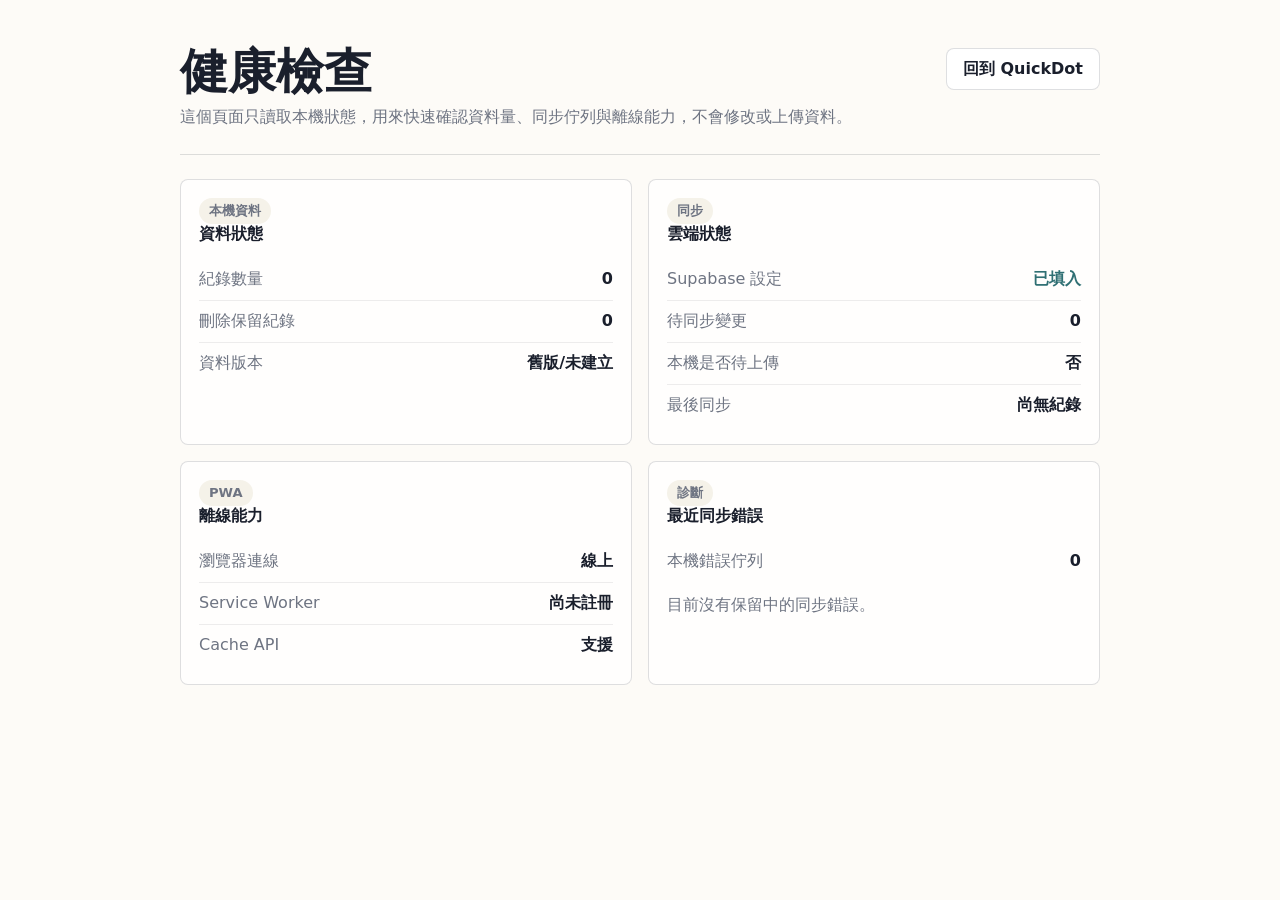
<file: health.html>
<!doctype html>
<html lang="zh-Hant">
  <head>
    <meta charset="utf-8" />
    <meta name="viewport" content="width=device-width, initial-scale=1" />
    <title>QuickDot 健康檢查</title>
    <meta name="theme-color" content="#2f6f73" />
    <style>
      :root {
        color-scheme: light;
        --paper: #fdfbf7;
        --paper-soft: #f5f2e9;
        --ink: #1a1f2c;
        --muted: #6e7482;
        --line: rgba(26, 31, 44, 0.14);
        --accent: #d94a38;
        --ok: #2f6f73;
        --warn: #b76e00;
      }

      * {
        box-sizing: border-box;
      }

      body {
        margin: 0;
        min-height: 100vh;
        font-family: Inter, ui-sans-serif, system-ui, -apple-system, BlinkMacSystemFont, "Segoe UI", sans-serif;
        background: var(--paper);
        color: var(--ink);
      }

      main {
        width: min(920px, calc(100vw - 32px));
        margin: 0 auto;
        padding: 48px 0;
      }

      header {
        display: flex;
        align-items: flex-start;
        justify-content: space-between;
        gap: 24px;
        padding-bottom: 24px;
        border-bottom: 1px solid var(--line);
      }

      h1 {
        margin: 0 0 8px;
        font-family: Georgia, "Times New Roman", serif;
        font-size: clamp(2rem, 4vw, 3rem);
        line-height: 1;
      }

      p {
        margin: 0;
        color: var(--muted);
        line-height: 1.6;
      }

      a {
        color: inherit;
      }

      .button {
        display: inline-flex;
        align-items: center;
        min-height: 42px;
        padding: 0 16px;
        border: 1px solid var(--line);
        border-radius: 8px;
        background: #fff;
        font-weight: 700;
        text-decoration: none;
      }

      .grid {
        display: grid;
        grid-template-columns: repeat(2, minmax(0, 1fr));
        gap: 16px;
        margin-top: 24px;
      }

      .card {
        border: 1px solid var(--line);
        border-radius: 8px;
        background: rgba(255, 255, 255, 0.72);
        padding: 18px;
      }

      .card h2 {
        margin: 0 0 14px;
        font-size: 1rem;
      }

      .metric {
        display: flex;
        justify-content: space-between;
        gap: 16px;
        padding: 10px 0;
        border-top: 1px solid rgba(26, 31, 44, 0.08);
      }

      .metric:first-of-type {
        border-top: 0;
      }

      .metric span:first-child {
        color: var(--muted);
      }

      .pill {
        display: inline-flex;
        align-items: center;
        min-height: 26px;
        padding: 0 10px;
        border-radius: 999px;
        background: var(--paper-soft);
        color: var(--muted);
        font-size: 0.82rem;
        font-weight: 700;
      }

      .ok {
        color: var(--ok);
      }

      .warn {
        color: var(--warn);
      }

      .error-list {
        display: grid;
        gap: 10px;
        margin-top: 10px;
      }

      .error-item {
        padding: 12px;
        border-radius: 8px;
        background: var(--paper-soft);
        color: var(--muted);
        font-size: 0.92rem;
      }

      @media (max-width: 720px) {
        main {
          padding: 32px 0;
        }

        header {
          display: block;
        }

        .button {
          margin-top: 18px;
        }

        .grid {
          grid-template-columns: 1fr;
        }
      }
    </style>
  </head>
  <body>
    <main>
      <header>
        <div>
          <h1>健康檢查</h1>
          <p>這個頁面只讀取本機狀態，用來快速確認資料量、同步佇列與離線能力，不會修改或上傳資料。</p>
        </div>
        <a class="button" href="./index.html">回到 QuickDot</a>
      </header>

      <section class="grid" id="healthGrid" aria-live="polite"></section>
    </main>

    <script src="./supabase-config.js"></script>
    <script>
      const keys = {
        storage: "quickdot-app-v1",
        syncMeta: "quickdot-sync-meta-v1",
        syncQueue: "quickdot-sync-queue-v1",
        syncErrors: "quickdot-sync-errors-v1",
      };

      function readJson(key, fallback) {
        try {
          const saved = localStorage.getItem(key);
          return saved ? JSON.parse(saved) : fallback;
        } catch {
          return fallback;
        }
      }

      function asArray(value) {
        return Array.isArray(value) ? value : [];
      }

      function statusText(ok, goodText, warnText) {
        return `<strong class="${ok ? "ok" : "warn"}">${ok ? goodText : warnText}</strong>`;
      }

      function metric(label, value) {
        return `<div class="metric"><span>${label}</span><strong>${value}</strong></div>`;
      }

      async function getServiceWorkerStatus() {
        if (!("serviceWorker" in navigator)) return "不支援";
        const registration = await navigator.serviceWorker.getRegistration("./");
        return registration ? "已註冊" : "尚未註冊";
      }

      async function render() {
        const payload = readJson(keys.storage, {});
        const entries = asArray(payload.entries || payload);
        const deletedEntries = asArray(payload.deletedEntries);
        const syncQueue = asArray(readJson(keys.syncQueue, []));
        const syncErrors = asArray(readJson(keys.syncErrors, []));
        const syncMeta = readJson(keys.syncMeta, {});
        const supabaseConfig = window.QUICKDOT_SUPABASE || {};
        const serviceWorker = await getServiceWorkerStatus();
        const grid = document.querySelector("#healthGrid");

        const errorItems = syncErrors.slice(0, 5).map((item) => {
          const created = item.createdAt ? new Date(item.createdAt).toLocaleString() : "未知時間";
          return `<div class="error-item"><strong>${item.operation || "sync"}</strong><br />${item.message || "Unknown error"}<br /><span>${created}</span></div>`;
        });

        grid.innerHTML = `
          <article class="card">
            <span class="pill">本機資料</span>
            <h2>資料狀態</h2>
            ${metric("紀錄數量", entries.length)}
            ${metric("刪除保留紀錄", deletedEntries.length)}
            ${metric("資料版本", payload.schemaVersion || "舊版/未建立")}
          </article>

          <article class="card">
            <span class="pill">同步</span>
            <h2>雲端狀態</h2>
            ${metric("Supabase 設定", statusText(Boolean(supabaseConfig.url && supabaseConfig.anonKey), "已填入", "尚未填入"))}
            ${metric("待同步變更", syncQueue.length)}
            ${metric("本機是否待上傳", syncMeta.localDirty ? "是" : "否")}
            ${metric("最後同步", syncMeta.lastSyncAt ? new Date(syncMeta.lastSyncAt).toLocaleString() : "尚無紀錄")}
          </article>

          <article class="card">
            <span class="pill">PWA</span>
            <h2>離線能力</h2>
            ${metric("瀏覽器連線", navigator.onLine ? "線上" : "離線")}
            ${metric("Service Worker", serviceWorker)}
            ${metric("Cache API", "caches" in window ? "支援" : "不支援")}
          </article>

          <article class="card">
            <span class="pill">診斷</span>
            <h2>最近同步錯誤</h2>
            ${metric("本機錯誤佇列", syncErrors.length)}
            <div class="error-list">${errorItems.join("") || "<p>目前沒有保留中的同步錯誤。</p>"}</div>
          </article>
        `;
      }

      render();
    </script>
  </body>
</html>
</file>
